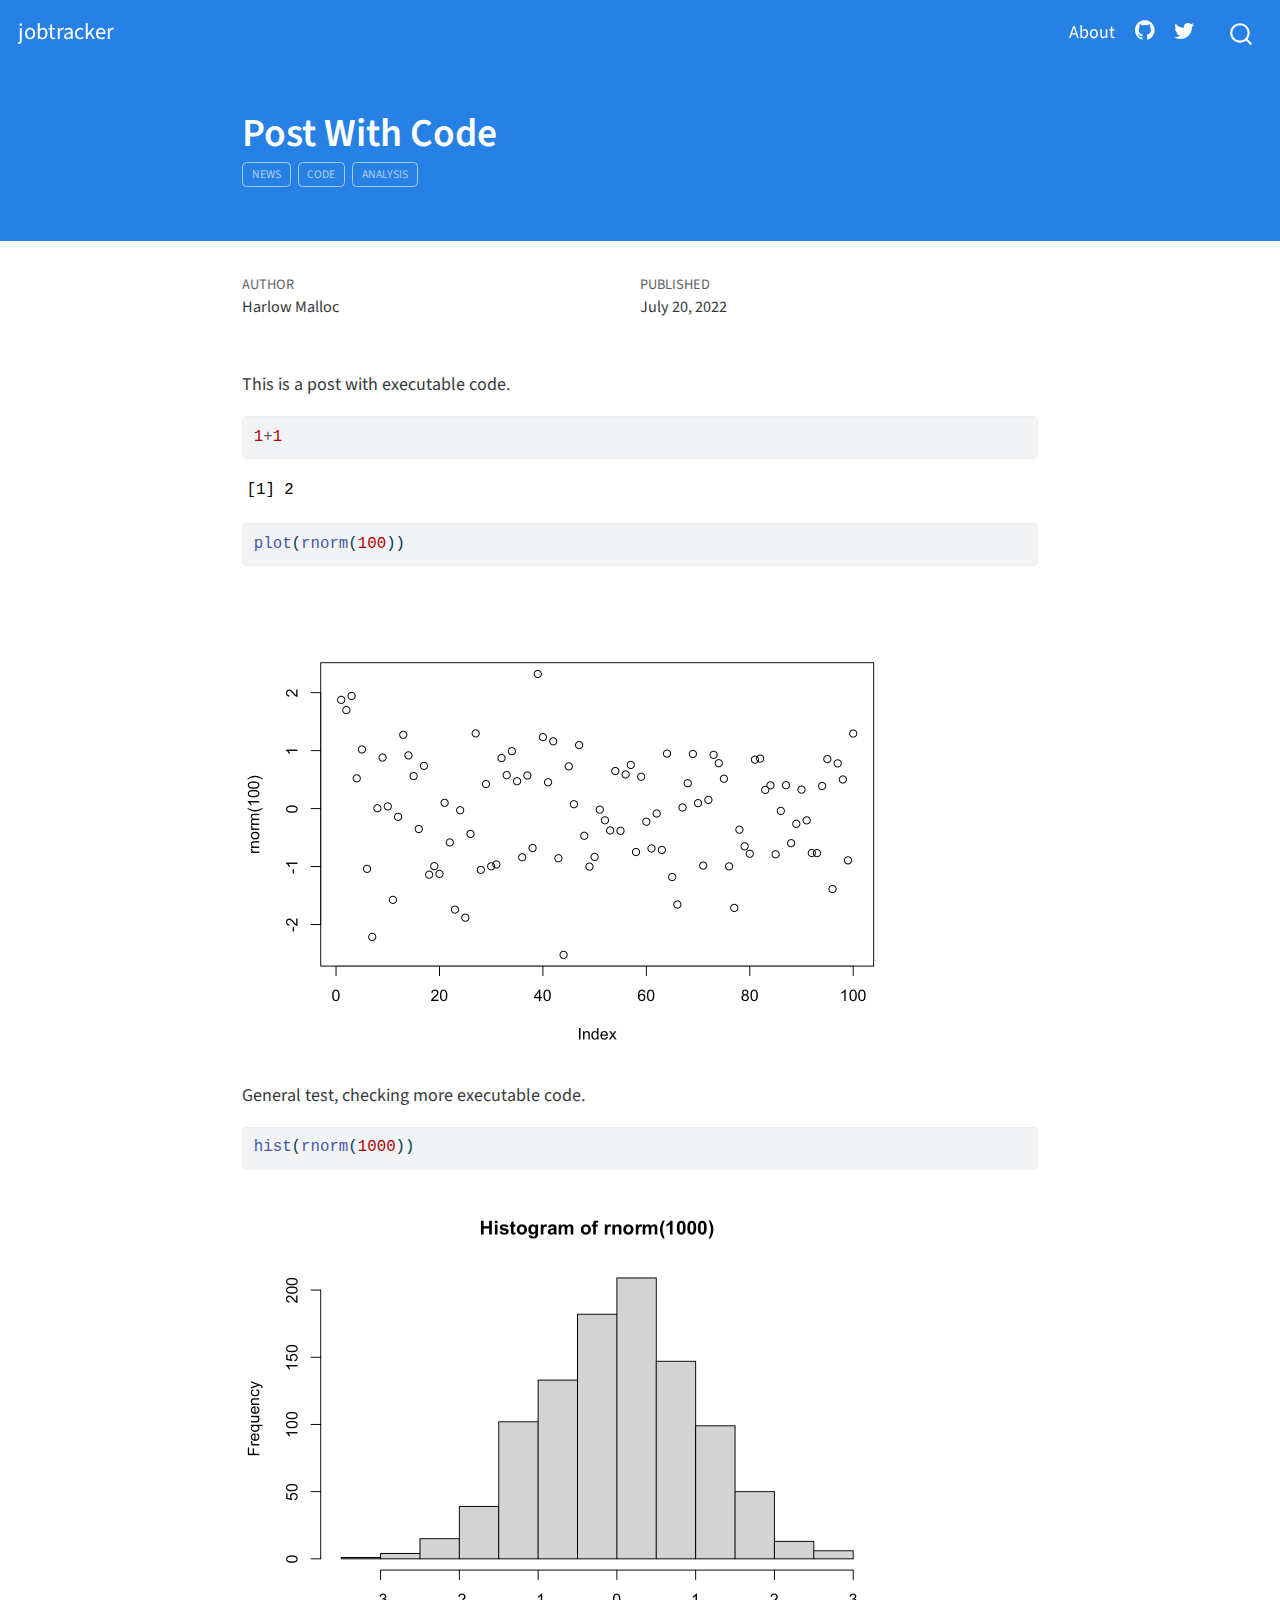
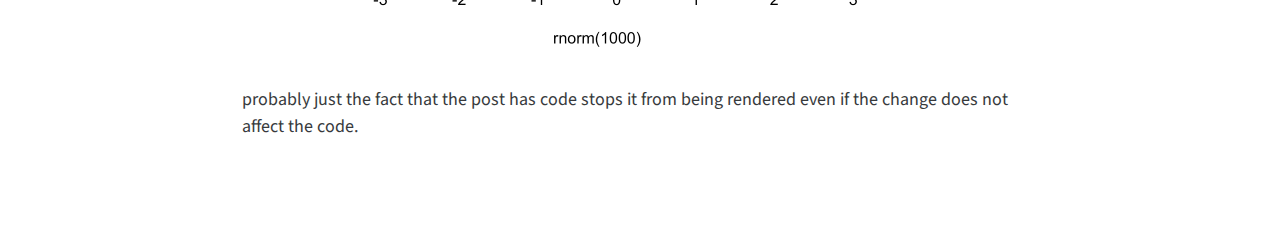
<file: posts/post-with-code/index.html>
<!DOCTYPE html>
<html xmlns="http://www.w3.org/1999/xhtml" lang="en" xml:lang="en"><head>

<meta charset="utf-8">
<meta name="generator" content="quarto-1.0.32">

<meta name="viewport" content="width=device-width, initial-scale=1.0, user-scalable=yes">

<meta name="author" content="Harlow Malloc">
<meta name="dcterms.date" content="2022-07-20">

<title>jobtracker - Post With Code</title>
<style>
code{white-space: pre-wrap;}
span.smallcaps{font-variant: small-caps;}
span.underline{text-decoration: underline;}
div.column{display: inline-block; vertical-align: top; width: 50%;}
div.hanging-indent{margin-left: 1.5em; text-indent: -1.5em;}
ul.task-list{list-style: none;}
pre > code.sourceCode { white-space: pre; position: relative; }
pre > code.sourceCode > span { display: inline-block; line-height: 1.25; }
pre > code.sourceCode > span:empty { height: 1.2em; }
.sourceCode { overflow: visible; }
code.sourceCode > span { color: inherit; text-decoration: inherit; }
div.sourceCode { margin: 1em 0; }
pre.sourceCode { margin: 0; }
@media screen {
div.sourceCode { overflow: auto; }
}
@media print {
pre > code.sourceCode { white-space: pre-wrap; }
pre > code.sourceCode > span { text-indent: -5em; padding-left: 5em; }
}
pre.numberSource code
  { counter-reset: source-line 0; }
pre.numberSource code > span
  { position: relative; left: -4em; counter-increment: source-line; }
pre.numberSource code > span > a:first-child::before
  { content: counter(source-line);
    position: relative; left: -1em; text-align: right; vertical-align: baseline;
    border: none; display: inline-block;
    -webkit-touch-callout: none; -webkit-user-select: none;
    -khtml-user-select: none; -moz-user-select: none;
    -ms-user-select: none; user-select: none;
    padding: 0 4px; width: 4em;
    color: #aaaaaa;
  }
pre.numberSource { margin-left: 3em; border-left: 1px solid #aaaaaa;  padding-left: 4px; }
div.sourceCode
  {   }
@media screen {
pre > code.sourceCode > span > a:first-child::before { text-decoration: underline; }
}
code span.al { color: #ff0000; font-weight: bold; } /* Alert */
code span.an { color: #60a0b0; font-weight: bold; font-style: italic; } /* Annotation */
code span.at { color: #7d9029; } /* Attribute */
code span.bn { color: #40a070; } /* BaseN */
code span.bu { } /* BuiltIn */
code span.cf { color: #007020; font-weight: bold; } /* ControlFlow */
code span.ch { color: #4070a0; } /* Char */
code span.cn { color: #880000; } /* Constant */
code span.co { color: #60a0b0; font-style: italic; } /* Comment */
code span.cv { color: #60a0b0; font-weight: bold; font-style: italic; } /* CommentVar */
code span.do { color: #ba2121; font-style: italic; } /* Documentation */
code span.dt { color: #902000; } /* DataType */
code span.dv { color: #40a070; } /* DecVal */
code span.er { color: #ff0000; font-weight: bold; } /* Error */
code span.ex { } /* Extension */
code span.fl { color: #40a070; } /* Float */
code span.fu { color: #06287e; } /* Function */
code span.im { } /* Import */
code span.in { color: #60a0b0; font-weight: bold; font-style: italic; } /* Information */
code span.kw { color: #007020; font-weight: bold; } /* Keyword */
code span.op { color: #666666; } /* Operator */
code span.ot { color: #007020; } /* Other */
code span.pp { color: #bc7a00; } /* Preprocessor */
code span.sc { color: #4070a0; } /* SpecialChar */
code span.ss { color: #bb6688; } /* SpecialString */
code span.st { color: #4070a0; } /* String */
code span.va { color: #19177c; } /* Variable */
code span.vs { color: #4070a0; } /* VerbatimString */
code span.wa { color: #60a0b0; font-weight: bold; font-style: italic; } /* Warning */
</style>


<script src="../../site_libs/quarto-nav/quarto-nav.js"></script>
<script src="../../site_libs/quarto-nav/headroom.min.js"></script>
<script src="../../site_libs/clipboard/clipboard.min.js"></script>
<script src="../../site_libs/quarto-search/autocomplete.umd.js"></script>
<script src="../../site_libs/quarto-search/fuse.min.js"></script>
<script src="../../site_libs/quarto-search/quarto-search.js"></script>
<meta name="quarto:offset" content="../../">
<script src="../../site_libs/quarto-html/quarto.js"></script>
<script src="../../site_libs/quarto-html/popper.min.js"></script>
<script src="../../site_libs/quarto-html/tippy.umd.min.js"></script>
<script src="../../site_libs/quarto-html/anchor.min.js"></script>
<link href="../../site_libs/quarto-html/tippy.css" rel="stylesheet">
<link href="../../site_libs/quarto-html/quarto-syntax-highlighting.css" rel="stylesheet" id="quarto-text-highlighting-styles">
<script src="../../site_libs/bootstrap/bootstrap.min.js"></script>
<link href="../../site_libs/bootstrap/bootstrap-icons.css" rel="stylesheet">
<link href="../../site_libs/bootstrap/bootstrap.min.css" rel="stylesheet" id="quarto-bootstrap" data-mode="light">
<script id="quarto-search-options" type="application/json">{
  "location": "navbar",
  "copy-button": false,
  "collapse-after": 3,
  "panel-placement": "end",
  "type": "overlay",
  "limit": 20,
  "language": {
    "search-no-results-text": "No results",
    "search-matching-documents-text": "matching documents",
    "search-copy-link-title": "Copy link to search",
    "search-hide-matches-text": "Hide additional matches",
    "search-more-match-text": "more match in this document",
    "search-more-matches-text": "more matches in this document",
    "search-clear-button-title": "Clear",
    "search-detached-cancel-button-title": "Cancel",
    "search-submit-button-title": "Submit"
  }
}</script>


<link rel="stylesheet" href="../../styles.css">
</head>

<body class="nav-fixed fullcontent">

<div id="quarto-search-results"></div>
  <header id="quarto-header" class="headroom fixed-top">
    <nav class="navbar navbar-expand-lg navbar-dark ">
      <div class="navbar-container container-fluid">
      <a class="navbar-brand" href="../../index.html">
    <span class="navbar-title">jobtracker</span>
  </a>
          <button class="navbar-toggler" type="button" data-bs-toggle="collapse" data-bs-target="#navbarCollapse" aria-controls="navbarCollapse" aria-expanded="false" aria-label="Toggle navigation" onclick="if (window.quartoToggleHeadroom) { window.quartoToggleHeadroom(); }">
  <span class="navbar-toggler-icon"></span>
</button>
          <div class="collapse navbar-collapse" id="navbarCollapse">
            <ul class="navbar-nav navbar-nav-scroll ms-auto">
  <li class="nav-item">
    <a class="nav-link" href="../../about.html">About</a>
  </li>  
  <li class="nav-item compact">
    <a class="nav-link" href="https://github.com/"><i class="bi bi-github" role="img">
</i> 
 </a>
  </li>  
  <li class="nav-item compact">
    <a class="nav-link" href="https://twitter.com"><i class="bi bi-twitter" role="img">
</i> 
 </a>
  </li>  
</ul>
              <div id="quarto-search" class="" title="Search"></div>
          </div> <!-- /navcollapse -->
      </div> <!-- /container-fluid -->
    </nav>
</header>
<!-- content -->
<header id="title-block-header" class="quarto-title-block default page-columns page-full">
  <div class="quarto-title-banner page-columns page-full">
    <div class="quarto-title column-body">
      <h1 class="title">Post With Code</h1>
                                <div class="quarto-categories">
                <div class="quarto-category">news</div>
                <div class="quarto-category">code</div>
                <div class="quarto-category">analysis</div>
              </div>
                  </div>
  </div>
    
  
  <div class="quarto-title-meta">

      <div>
      <div class="quarto-title-meta-heading">Author</div>
      <div class="quarto-title-meta-contents">
               <p>Harlow Malloc </p>
            </div>
    </div>
      
      <div>
      <div class="quarto-title-meta-heading">Published</div>
      <div class="quarto-title-meta-contents">
        <p class="date">July 20, 2022</p>
      </div>
    </div>
      
    </div>
    
  
  </header><div id="quarto-content" class="quarto-container page-columns page-rows-contents page-layout-article page-navbar">
<!-- sidebar -->
<!-- margin-sidebar -->
    
<!-- main -->
<main class="content quarto-banner-title-block" id="quarto-document-content">




<p>This is a post with executable code.</p>
<div class="cell">
<div class="sourceCode cell-code" id="cb1"><pre class="sourceCode r code-with-copy"><code class="sourceCode r"><span id="cb1-1"><a href="#cb1-1" aria-hidden="true" tabindex="-1"></a><span class="dv">1</span><span class="sc">+</span><span class="dv">1</span></span></code><button title="Copy to Clipboard" class="code-copy-button"><i class="bi"></i></button></pre></div>
<div class="cell-output cell-output-stdout">
<pre><code>[1] 2</code></pre>
</div>
<div class="sourceCode cell-code" id="cb3"><pre class="sourceCode r code-with-copy"><code class="sourceCode r"><span id="cb3-1"><a href="#cb3-1" aria-hidden="true" tabindex="-1"></a><span class="fu">plot</span>(<span class="fu">rnorm</span>(<span class="dv">100</span>))</span></code><button title="Copy to Clipboard" class="code-copy-button"><i class="bi"></i></button></pre></div>
<div class="cell-output-display">
<p><img src="index_files/figure-html/unnamed-chunk-2-1.png" class="img-fluid" width="672"></p>
</div>
</div>
<p>General test, checking more executable code.</p>
<div class="cell">
<div class="sourceCode cell-code" id="cb4"><pre class="sourceCode r code-with-copy"><code class="sourceCode r"><span id="cb4-1"><a href="#cb4-1" aria-hidden="true" tabindex="-1"></a><span class="fu">hist</span>(<span class="fu">rnorm</span>(<span class="dv">1000</span>))</span></code><button title="Copy to Clipboard" class="code-copy-button"><i class="bi"></i></button></pre></div>
<div class="cell-output-display">
<p><img src="index_files/figure-html/unnamed-chunk-4-1.png" class="img-fluid" width="672"></p>
</div>
</div>
<p>probably just the fact that the post has code stops it from being rendered even if the change does not affect the code.</p>



</main> <!-- /main -->
<script id="quarto-html-after-body" type="application/javascript">
window.document.addEventListener("DOMContentLoaded", function (event) {
  const toggleBodyColorMode = (bsSheetEl) => {
    const mode = bsSheetEl.getAttribute("data-mode");
    const bodyEl = window.document.querySelector("body");
    if (mode === "dark") {
      bodyEl.classList.add("quarto-dark");
      bodyEl.classList.remove("quarto-light");
    } else {
      bodyEl.classList.add("quarto-light");
      bodyEl.classList.remove("quarto-dark");
    }
  }
  const toggleBodyColorPrimary = () => {
    const bsSheetEl = window.document.querySelector("link#quarto-bootstrap");
    if (bsSheetEl) {
      toggleBodyColorMode(bsSheetEl);
    }
  }
  toggleBodyColorPrimary();  
  const icon = "";
  const anchorJS = new window.AnchorJS();
  anchorJS.options = {
    placement: 'right',
    icon: icon
  };
  anchorJS.add('.anchored');
  const clipboard = new window.ClipboardJS('.code-copy-button', {
    target: function(trigger) {
      return trigger.previousElementSibling;
    }
  });
  clipboard.on('success', function(e) {
    // button target
    const button = e.trigger;
    // don't keep focus
    button.blur();
    // flash "checked"
    button.classList.add('code-copy-button-checked');
    var currentTitle = button.getAttribute("title");
    button.setAttribute("title", "Copied!");
    setTimeout(function() {
      button.setAttribute("title", currentTitle);
      button.classList.remove('code-copy-button-checked');
    }, 1000);
    // clear code selection
    e.clearSelection();
  });
  function tippyHover(el, contentFn) {
    const config = {
      allowHTML: true,
      content: contentFn,
      maxWidth: 500,
      delay: 100,
      arrow: false,
      appendTo: function(el) {
          return el.parentElement;
      },
      interactive: true,
      interactiveBorder: 10,
      theme: 'quarto',
      placement: 'bottom-start'
    };
    window.tippy(el, config); 
  }
  const noterefs = window.document.querySelectorAll('a[role="doc-noteref"]');
  for (var i=0; i<noterefs.length; i++) {
    const ref = noterefs[i];
    tippyHover(ref, function() {
      let href = ref.getAttribute('href');
      try { href = new URL(href).hash; } catch {}
      const id = href.replace(/^#\/?/, "");
      const note = window.document.getElementById(id);
      return note.innerHTML;
    });
  }
  var bibliorefs = window.document.querySelectorAll('a[role="doc-biblioref"]');
  for (var i=0; i<bibliorefs.length; i++) {
    const ref = bibliorefs[i];
    const cites = ref.parentNode.getAttribute('data-cites').split(' ');
    tippyHover(ref, function() {
      var popup = window.document.createElement('div');
      cites.forEach(function(cite) {
        var citeDiv = window.document.createElement('div');
        citeDiv.classList.add('hanging-indent');
        citeDiv.classList.add('csl-entry');
        var biblioDiv = window.document.getElementById('ref-' + cite);
        if (biblioDiv) {
          citeDiv.innerHTML = biblioDiv.innerHTML;
        }
        popup.appendChild(citeDiv);
      });
      return popup.innerHTML;
    });
  }
});
</script>
</div> <!-- /content -->



</body></html>
</file>
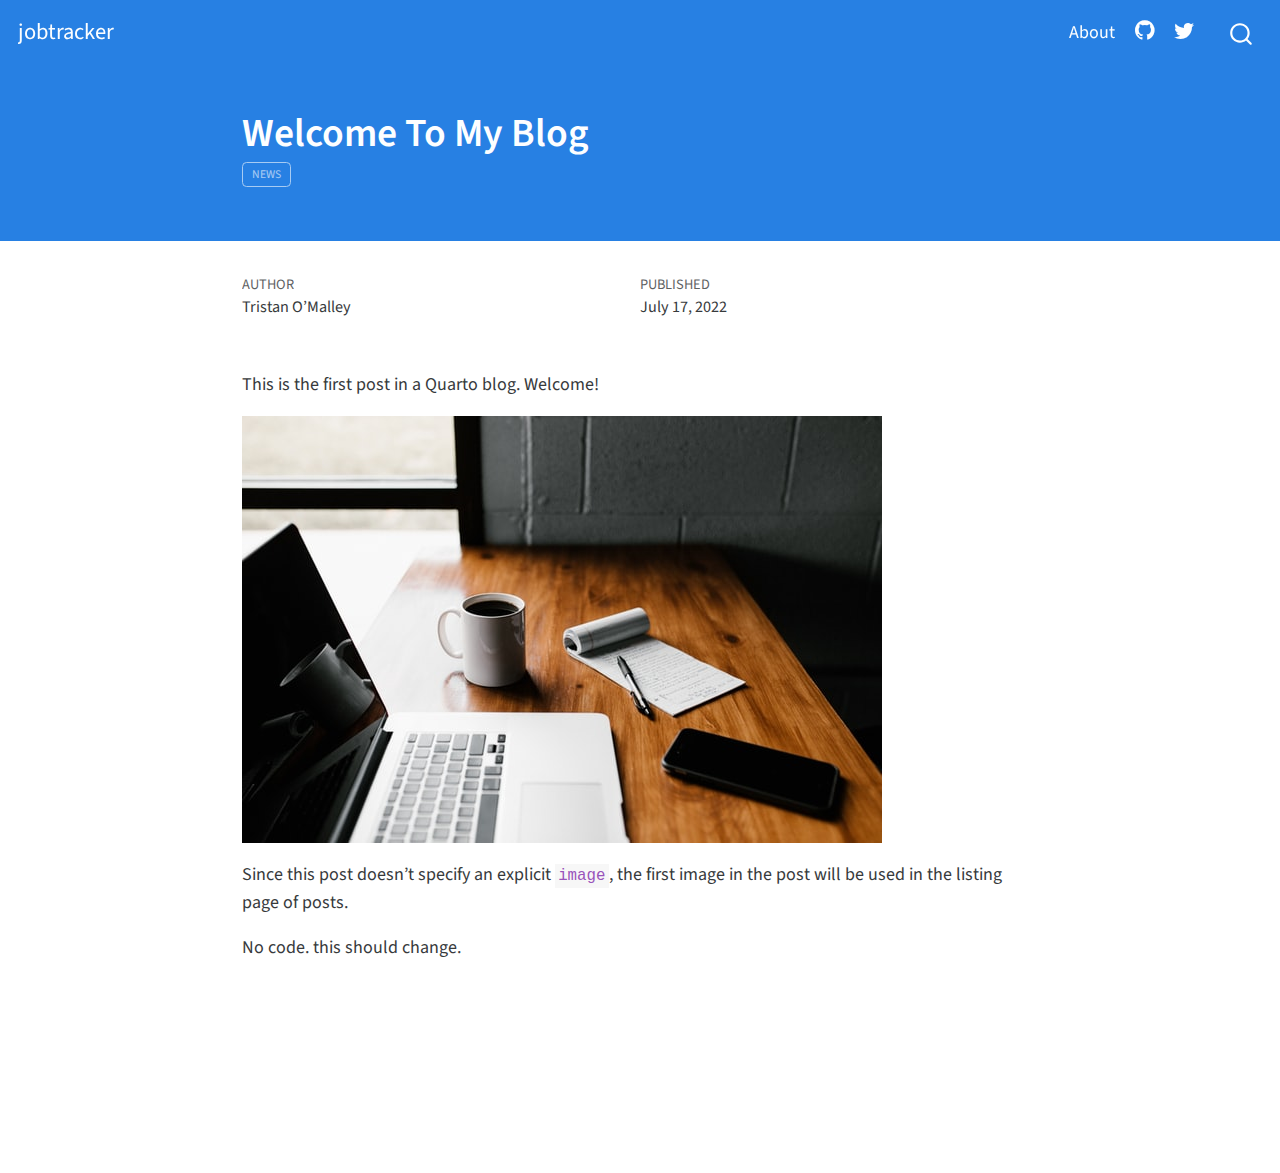
<file: posts/welcome/index.html>
<!DOCTYPE html>
<html xmlns="http://www.w3.org/1999/xhtml" lang="en" xml:lang="en"><head>

<meta charset="utf-8">
<meta name="generator" content="quarto-1.0.32">

<meta name="viewport" content="width=device-width, initial-scale=1.0, user-scalable=yes">

<meta name="author" content="Tristan O’Malley">
<meta name="dcterms.date" content="2022-07-17">

<title>jobtracker - Welcome To My Blog</title>
<style>
code{white-space: pre-wrap;}
span.smallcaps{font-variant: small-caps;}
span.underline{text-decoration: underline;}
div.column{display: inline-block; vertical-align: top; width: 50%;}
div.hanging-indent{margin-left: 1.5em; text-indent: -1.5em;}
ul.task-list{list-style: none;}
</style>


<script src="../../site_libs/quarto-nav/quarto-nav.js"></script>
<script src="../../site_libs/quarto-nav/headroom.min.js"></script>
<script src="../../site_libs/clipboard/clipboard.min.js"></script>
<script src="../../site_libs/quarto-search/autocomplete.umd.js"></script>
<script src="../../site_libs/quarto-search/fuse.min.js"></script>
<script src="../../site_libs/quarto-search/quarto-search.js"></script>
<meta name="quarto:offset" content="../../">
<script src="../../site_libs/quarto-html/quarto.js"></script>
<script src="../../site_libs/quarto-html/popper.min.js"></script>
<script src="../../site_libs/quarto-html/tippy.umd.min.js"></script>
<script src="../../site_libs/quarto-html/anchor.min.js"></script>
<link href="../../site_libs/quarto-html/tippy.css" rel="stylesheet">
<link href="../../site_libs/quarto-html/quarto-syntax-highlighting.css" rel="stylesheet" id="quarto-text-highlighting-styles">
<script src="../../site_libs/bootstrap/bootstrap.min.js"></script>
<link href="../../site_libs/bootstrap/bootstrap-icons.css" rel="stylesheet">
<link href="../../site_libs/bootstrap/bootstrap.min.css" rel="stylesheet" id="quarto-bootstrap" data-mode="light">
<script id="quarto-search-options" type="application/json">{
  "location": "navbar",
  "copy-button": false,
  "collapse-after": 3,
  "panel-placement": "end",
  "type": "overlay",
  "limit": 20,
  "language": {
    "search-no-results-text": "No results",
    "search-matching-documents-text": "matching documents",
    "search-copy-link-title": "Copy link to search",
    "search-hide-matches-text": "Hide additional matches",
    "search-more-match-text": "more match in this document",
    "search-more-matches-text": "more matches in this document",
    "search-clear-button-title": "Clear",
    "search-detached-cancel-button-title": "Cancel",
    "search-submit-button-title": "Submit"
  }
}</script>


<link rel="stylesheet" href="../../styles.css">
</head>

<body class="nav-fixed fullcontent">

<div id="quarto-search-results"></div>
  <header id="quarto-header" class="headroom fixed-top">
    <nav class="navbar navbar-expand-lg navbar-dark ">
      <div class="navbar-container container-fluid">
      <a class="navbar-brand" href="../../index.html">
    <span class="navbar-title">jobtracker</span>
  </a>
          <button class="navbar-toggler" type="button" data-bs-toggle="collapse" data-bs-target="#navbarCollapse" aria-controls="navbarCollapse" aria-expanded="false" aria-label="Toggle navigation" onclick="if (window.quartoToggleHeadroom) { window.quartoToggleHeadroom(); }">
  <span class="navbar-toggler-icon"></span>
</button>
          <div class="collapse navbar-collapse" id="navbarCollapse">
            <ul class="navbar-nav navbar-nav-scroll ms-auto">
  <li class="nav-item">
    <a class="nav-link" href="../../about.html">About</a>
  </li>  
  <li class="nav-item compact">
    <a class="nav-link" href="https://github.com/"><i class="bi bi-github" role="img">
</i> 
 </a>
  </li>  
  <li class="nav-item compact">
    <a class="nav-link" href="https://twitter.com"><i class="bi bi-twitter" role="img">
</i> 
 </a>
  </li>  
</ul>
              <div id="quarto-search" class="" title="Search"></div>
          </div> <!-- /navcollapse -->
      </div> <!-- /container-fluid -->
    </nav>
</header>
<!-- content -->
<header id="title-block-header" class="quarto-title-block default page-columns page-full">
  <div class="quarto-title-banner page-columns page-full">
    <div class="quarto-title column-body">
      <h1 class="title">Welcome To My Blog</h1>
                                <div class="quarto-categories">
                <div class="quarto-category">news</div>
              </div>
                  </div>
  </div>
    
  
  <div class="quarto-title-meta">

      <div>
      <div class="quarto-title-meta-heading">Author</div>
      <div class="quarto-title-meta-contents">
               <p>Tristan O’Malley </p>
            </div>
    </div>
      
      <div>
      <div class="quarto-title-meta-heading">Published</div>
      <div class="quarto-title-meta-contents">
        <p class="date">July 17, 2022</p>
      </div>
    </div>
      
    </div>
    
  
  </header><div id="quarto-content" class="quarto-container page-columns page-rows-contents page-layout-article page-navbar">
<!-- sidebar -->
<!-- margin-sidebar -->
    
<!-- main -->
<main class="content quarto-banner-title-block" id="quarto-document-content">




<p>This is the first post in a Quarto blog. Welcome!</p>
<p><img src="thumbnail.jpg" class="img-fluid"></p>
<p>Since this post doesn’t specify an explicit <code>image</code>, the first image in the post will be used in the listing page of posts.</p>
<p>No code. this should change.</p>



</main> <!-- /main -->
<script id="quarto-html-after-body" type="application/javascript">
window.document.addEventListener("DOMContentLoaded", function (event) {
  const toggleBodyColorMode = (bsSheetEl) => {
    const mode = bsSheetEl.getAttribute("data-mode");
    const bodyEl = window.document.querySelector("body");
    if (mode === "dark") {
      bodyEl.classList.add("quarto-dark");
      bodyEl.classList.remove("quarto-light");
    } else {
      bodyEl.classList.add("quarto-light");
      bodyEl.classList.remove("quarto-dark");
    }
  }
  const toggleBodyColorPrimary = () => {
    const bsSheetEl = window.document.querySelector("link#quarto-bootstrap");
    if (bsSheetEl) {
      toggleBodyColorMode(bsSheetEl);
    }
  }
  toggleBodyColorPrimary();  
  const icon = "";
  const anchorJS = new window.AnchorJS();
  anchorJS.options = {
    placement: 'right',
    icon: icon
  };
  anchorJS.add('.anchored');
  const clipboard = new window.ClipboardJS('.code-copy-button', {
    target: function(trigger) {
      return trigger.previousElementSibling;
    }
  });
  clipboard.on('success', function(e) {
    // button target
    const button = e.trigger;
    // don't keep focus
    button.blur();
    // flash "checked"
    button.classList.add('code-copy-button-checked');
    var currentTitle = button.getAttribute("title");
    button.setAttribute("title", "Copied!");
    setTimeout(function() {
      button.setAttribute("title", currentTitle);
      button.classList.remove('code-copy-button-checked');
    }, 1000);
    // clear code selection
    e.clearSelection();
  });
  function tippyHover(el, contentFn) {
    const config = {
      allowHTML: true,
      content: contentFn,
      maxWidth: 500,
      delay: 100,
      arrow: false,
      appendTo: function(el) {
          return el.parentElement;
      },
      interactive: true,
      interactiveBorder: 10,
      theme: 'quarto',
      placement: 'bottom-start'
    };
    window.tippy(el, config); 
  }
  const noterefs = window.document.querySelectorAll('a[role="doc-noteref"]');
  for (var i=0; i<noterefs.length; i++) {
    const ref = noterefs[i];
    tippyHover(ref, function() {
      let href = ref.getAttribute('href');
      try { href = new URL(href).hash; } catch {}
      const id = href.replace(/^#\/?/, "");
      const note = window.document.getElementById(id);
      return note.innerHTML;
    });
  }
  var bibliorefs = window.document.querySelectorAll('a[role="doc-biblioref"]');
  for (var i=0; i<bibliorefs.length; i++) {
    const ref = bibliorefs[i];
    const cites = ref.parentNode.getAttribute('data-cites').split(' ');
    tippyHover(ref, function() {
      var popup = window.document.createElement('div');
      cites.forEach(function(cite) {
        var citeDiv = window.document.createElement('div');
        citeDiv.classList.add('hanging-indent');
        citeDiv.classList.add('csl-entry');
        var biblioDiv = window.document.getElementById('ref-' + cite);
        if (biblioDiv) {
          citeDiv.innerHTML = biblioDiv.innerHTML;
        }
        popup.appendChild(citeDiv);
      });
      return popup.innerHTML;
    });
  }
});
</script>
</div> <!-- /content -->



</body></html>
</file>
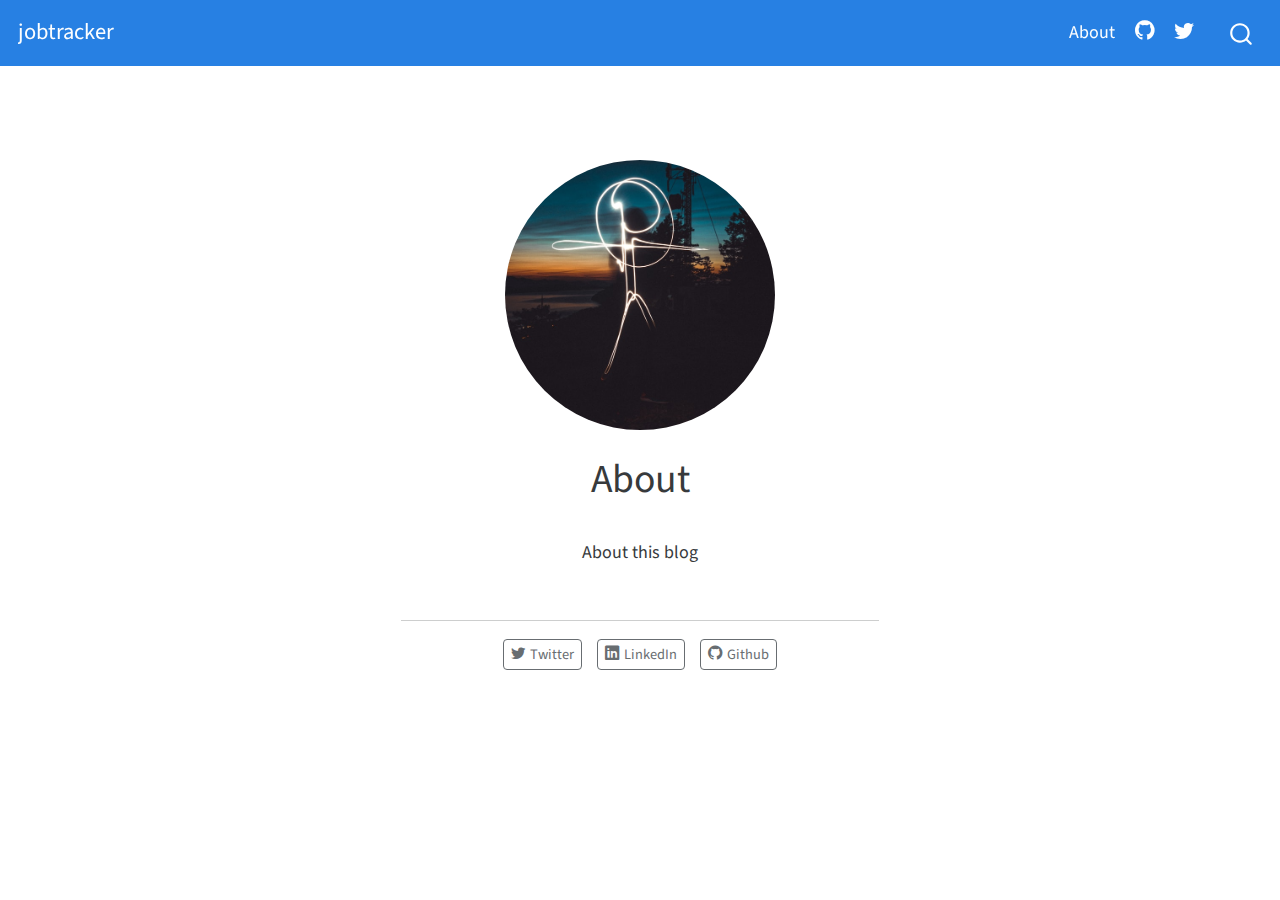
<file: about.html>
<!DOCTYPE html>
<html xmlns="http://www.w3.org/1999/xhtml" lang="en" xml:lang="en"><head>

<meta charset="utf-8">
<meta name="generator" content="quarto-1.0.32">

<meta name="viewport" content="width=device-width, initial-scale=1.0, user-scalable=yes">


<title>jobtracker - About</title>
<style>
code{white-space: pre-wrap;}
span.smallcaps{font-variant: small-caps;}
span.underline{text-decoration: underline;}
div.column{display: inline-block; vertical-align: top; width: 50%;}
div.hanging-indent{margin-left: 1.5em; text-indent: -1.5em;}
ul.task-list{list-style: none;}
</style>


<script src="site_libs/quarto-nav/quarto-nav.js"></script>
<script src="site_libs/quarto-nav/headroom.min.js"></script>
<script src="site_libs/clipboard/clipboard.min.js"></script>
<script src="site_libs/quarto-search/autocomplete.umd.js"></script>
<script src="site_libs/quarto-search/fuse.min.js"></script>
<script src="site_libs/quarto-search/quarto-search.js"></script>
<meta name="quarto:offset" content="./">
<script src="site_libs/quarto-html/quarto.js"></script>
<script src="site_libs/quarto-html/popper.min.js"></script>
<script src="site_libs/quarto-html/tippy.umd.min.js"></script>
<link href="site_libs/quarto-html/tippy.css" rel="stylesheet">
<link href="site_libs/quarto-html/quarto-syntax-highlighting.css" rel="stylesheet" id="quarto-text-highlighting-styles">
<script src="site_libs/bootstrap/bootstrap.min.js"></script>
<link href="site_libs/bootstrap/bootstrap-icons.css" rel="stylesheet">
<link href="site_libs/bootstrap/bootstrap.min.css" rel="stylesheet" id="quarto-bootstrap" data-mode="light">
<script id="quarto-search-options" type="application/json">{
  "location": "navbar",
  "copy-button": false,
  "collapse-after": 3,
  "panel-placement": "end",
  "type": "overlay",
  "limit": 20,
  "language": {
    "search-no-results-text": "No results",
    "search-matching-documents-text": "matching documents",
    "search-copy-link-title": "Copy link to search",
    "search-hide-matches-text": "Hide additional matches",
    "search-more-match-text": "more match in this document",
    "search-more-matches-text": "more matches in this document",
    "search-clear-button-title": "Clear",
    "search-detached-cancel-button-title": "Cancel",
    "search-submit-button-title": "Submit"
  }
}</script>


<link rel="stylesheet" href="styles.css">
</head>

<body class="nav-fixed fullcontent">

<div id="quarto-search-results"></div>
  <header id="quarto-header" class="headroom fixed-top">
    <nav class="navbar navbar-expand-lg navbar-dark ">
      <div class="navbar-container container-fluid">
      <a class="navbar-brand" href="./index.html">
    <span class="navbar-title">jobtracker</span>
  </a>
          <button class="navbar-toggler" type="button" data-bs-toggle="collapse" data-bs-target="#navbarCollapse" aria-controls="navbarCollapse" aria-expanded="false" aria-label="Toggle navigation" onclick="if (window.quartoToggleHeadroom) { window.quartoToggleHeadroom(); }">
  <span class="navbar-toggler-icon"></span>
</button>
          <div class="collapse navbar-collapse" id="navbarCollapse">
            <ul class="navbar-nav navbar-nav-scroll ms-auto">
  <li class="nav-item">
    <a class="nav-link active" href="./about.html" aria-current="page">About</a>
  </li>  
  <li class="nav-item compact">
    <a class="nav-link" href="https://github.com/"><i class="bi bi-github" role="img">
</i> 
 </a>
  </li>  
  <li class="nav-item compact">
    <a class="nav-link" href="https://twitter.com"><i class="bi bi-twitter" role="img">
</i> 
 </a>
  </li>  
</ul>
              <div id="quarto-search" class="" title="Search"></div>
          </div> <!-- /navcollapse -->
      </div> <!-- /container-fluid -->
    </nav>
</header>
<!-- content -->
<div id="quarto-content" class="quarto-container page-columns page-rows-contents page-layout-article page-navbar">
<!-- sidebar -->
<!-- margin-sidebar -->
    
<!-- main -->
<div class="quarto-about-jolla">
  <img src="profile.jpg" class="about-image
  round " style="height: 15em; width: 15em;">
 <header id="title-block-header" class="quarto-title-block default">
<div class="quarto-title">
<h1 class="title">About</h1>
</div>
<div class="quarto-title-meta">
  </div>
</header><main class="content" id="quarto-document-content">
<p>About this blog</p>


</main> 
  <hr class="about-sep">
   <div class="about-links">
  <a href="https://twitter.com" class="about-link">
    <i class="bi bi-twitter"></i>
     <span class="about-link-text">Twitter</span>
  </a>
  <a href="https://linkedin.com" class="about-link">
    <i class="bi bi-linkedin"></i>
     <span class="about-link-text">LinkedIn</span>
  </a>
  <a href="https://github.com" class="about-link">
    <i class="bi bi-github"></i>
     <span class="about-link-text">Github</span>
  </a>
</div>
</div>
 <!-- /main -->
<script id="quarto-html-after-body" type="application/javascript">
window.document.addEventListener("DOMContentLoaded", function (event) {
  const toggleBodyColorMode = (bsSheetEl) => {
    const mode = bsSheetEl.getAttribute("data-mode");
    const bodyEl = window.document.querySelector("body");
    if (mode === "dark") {
      bodyEl.classList.add("quarto-dark");
      bodyEl.classList.remove("quarto-light");
    } else {
      bodyEl.classList.add("quarto-light");
      bodyEl.classList.remove("quarto-dark");
    }
  }
  const toggleBodyColorPrimary = () => {
    const bsSheetEl = window.document.querySelector("link#quarto-bootstrap");
    if (bsSheetEl) {
      toggleBodyColorMode(bsSheetEl);
    }
  }
  toggleBodyColorPrimary();  
  const clipboard = new window.ClipboardJS('.code-copy-button', {
    target: function(trigger) {
      return trigger.previousElementSibling;
    }
  });
  clipboard.on('success', function(e) {
    // button target
    const button = e.trigger;
    // don't keep focus
    button.blur();
    // flash "checked"
    button.classList.add('code-copy-button-checked');
    var currentTitle = button.getAttribute("title");
    button.setAttribute("title", "Copied!");
    setTimeout(function() {
      button.setAttribute("title", currentTitle);
      button.classList.remove('code-copy-button-checked');
    }, 1000);
    // clear code selection
    e.clearSelection();
  });
  function tippyHover(el, contentFn) {
    const config = {
      allowHTML: true,
      content: contentFn,
      maxWidth: 500,
      delay: 100,
      arrow: false,
      appendTo: function(el) {
          return el.parentElement;
      },
      interactive: true,
      interactiveBorder: 10,
      theme: 'quarto',
      placement: 'bottom-start'
    };
    window.tippy(el, config); 
  }
  const noterefs = window.document.querySelectorAll('a[role="doc-noteref"]');
  for (var i=0; i<noterefs.length; i++) {
    const ref = noterefs[i];
    tippyHover(ref, function() {
      let href = ref.getAttribute('href');
      try { href = new URL(href).hash; } catch {}
      const id = href.replace(/^#\/?/, "");
      const note = window.document.getElementById(id);
      return note.innerHTML;
    });
  }
  var bibliorefs = window.document.querySelectorAll('a[role="doc-biblioref"]');
  for (var i=0; i<bibliorefs.length; i++) {
    const ref = bibliorefs[i];
    const cites = ref.parentNode.getAttribute('data-cites').split(' ');
    tippyHover(ref, function() {
      var popup = window.document.createElement('div');
      cites.forEach(function(cite) {
        var citeDiv = window.document.createElement('div');
        citeDiv.classList.add('hanging-indent');
        citeDiv.classList.add('csl-entry');
        var biblioDiv = window.document.getElementById('ref-' + cite);
        if (biblioDiv) {
          citeDiv.innerHTML = biblioDiv.innerHTML;
        }
        popup.appendChild(citeDiv);
      });
      return popup.innerHTML;
    });
  }
});
</script>
</div> <!-- /content -->



</body></html>
</file>
<file: site_libs/quarto-html/tippy.css>
.tippy-box[data-animation=fade][data-state=hidden]{opacity:0}[data-tippy-root]{max-width:calc(100vw - 10px)}.tippy-box{position:relative;background-color:#333;color:#fff;border-radius:4px;font-size:14px;line-height:1.4;white-space:normal;outline:0;transition-property:transform,visibility,opacity}.tippy-box[data-placement^=top]>.tippy-arrow{bottom:0}.tippy-box[data-placement^=top]>.tippy-arrow:before{bottom:-7px;left:0;border-width:8px 8px 0;border-top-color:initial;transform-origin:center top}.tippy-box[data-placement^=bottom]>.tippy-arrow{top:0}.tippy-box[data-placement^=bottom]>.tippy-arrow:before{top:-7px;left:0;border-width:0 8px 8px;border-bottom-color:initial;transform-origin:center bottom}.tippy-box[data-placement^=left]>.tippy-arrow{right:0}.tippy-box[data-placement^=left]>.tippy-arrow:before{border-width:8px 0 8px 8px;border-left-color:initial;right:-7px;transform-origin:center left}.tippy-box[data-placement^=right]>.tippy-arrow{left:0}.tippy-box[data-placement^=right]>.tippy-arrow:before{left:-7px;border-width:8px 8px 8px 0;border-right-color:initial;transform-origin:center right}.tippy-box[data-inertia][data-state=visible]{transition-timing-function:cubic-bezier(.54,1.5,.38,1.11)}.tippy-arrow{width:16px;height:16px;color:#333}.tippy-arrow:before{content:"";position:absolute;border-color:transparent;border-style:solid}.tippy-content{position:relative;padding:5px 9px;z-index:1}
</file>
<file: site_libs/quarto-html/quarto-syntax-highlighting.css>
/* quarto syntax highlight colors */
:root {
  --quarto-hl-ot-color: #003B4F;
  --quarto-hl-at-color: #657422;
  --quarto-hl-ss-color: #20794D;
  --quarto-hl-an-color: #5E5E5E;
  --quarto-hl-fu-color: #4758AB;
  --quarto-hl-st-color: #20794D;
  --quarto-hl-cf-color: #003B4F;
  --quarto-hl-op-color: #5E5E5E;
  --quarto-hl-er-color: #AD0000;
  --quarto-hl-bn-color: #AD0000;
  --quarto-hl-al-color: #AD0000;
  --quarto-hl-va-color: #111111;
  --quarto-hl-bu-color: inherit;
  --quarto-hl-ex-color: inherit;
  --quarto-hl-pp-color: #AD0000;
  --quarto-hl-in-color: #5E5E5E;
  --quarto-hl-vs-color: #20794D;
  --quarto-hl-wa-color: #5E5E5E;
  --quarto-hl-do-color: #5E5E5E;
  --quarto-hl-im-color: #00769E;
  --quarto-hl-ch-color: #20794D;
  --quarto-hl-dt-color: #AD0000;
  --quarto-hl-fl-color: #AD0000;
  --quarto-hl-co-color: #5E5E5E;
  --quarto-hl-cv-color: #5E5E5E;
  --quarto-hl-cn-color: #8f5902;
  --quarto-hl-sc-color: #5E5E5E;
  --quarto-hl-dv-color: #AD0000;
  --quarto-hl-kw-color: #003B4F;
}

/* other quarto variables */
:root {
  --quarto-font-monospace: SFMono-Regular, Menlo, Monaco, Consolas, "Liberation Mono", "Courier New", monospace;
}

pre > code.sourceCode > span {
  color: #003B4F;
}

code span {
  color: #003B4F;
}

code.sourceCode > span {
  color: #003B4F;
}

div.sourceCode,
div.sourceCode pre.sourceCode {
  color: #003B4F;
}

code span.ot {
  color: #003B4F;
}

code span.at {
  color: #657422;
}

code span.ss {
  color: #20794D;
}

code span.an {
  color: #5E5E5E;
}

code span.fu {
  color: #4758AB;
}

code span.st {
  color: #20794D;
}

code span.cf {
  color: #003B4F;
}

code span.op {
  color: #5E5E5E;
}

code span.er {
  color: #AD0000;
}

code span.bn {
  color: #AD0000;
}

code span.al {
  color: #AD0000;
}

code span.va {
  color: #111111;
}

code span.pp {
  color: #AD0000;
}

code span.in {
  color: #5E5E5E;
}

code span.vs {
  color: #20794D;
}

code span.wa {
  color: #5E5E5E;
  font-style: italic;
}

code span.do {
  color: #5E5E5E;
  font-style: italic;
}

code span.im {
  color: #00769E;
}

code span.ch {
  color: #20794D;
}

code span.dt {
  color: #AD0000;
}

code span.fl {
  color: #AD0000;
}

code span.co {
  color: #5E5E5E;
}

code span.cv {
  color: #5E5E5E;
  font-style: italic;
}

code span.cn {
  color: #8f5902;
}

code span.sc {
  color: #5E5E5E;
}

code span.dv {
  color: #AD0000;
}

code span.kw {
  color: #003B4F;
}

.prevent-inlining {
  content: "</";
}

/*# sourceMappingURL=debc5d5d77c3f9108843748ff7464032.css.map */
</file>
<file: styles.css>
/* css styles */
</file>
